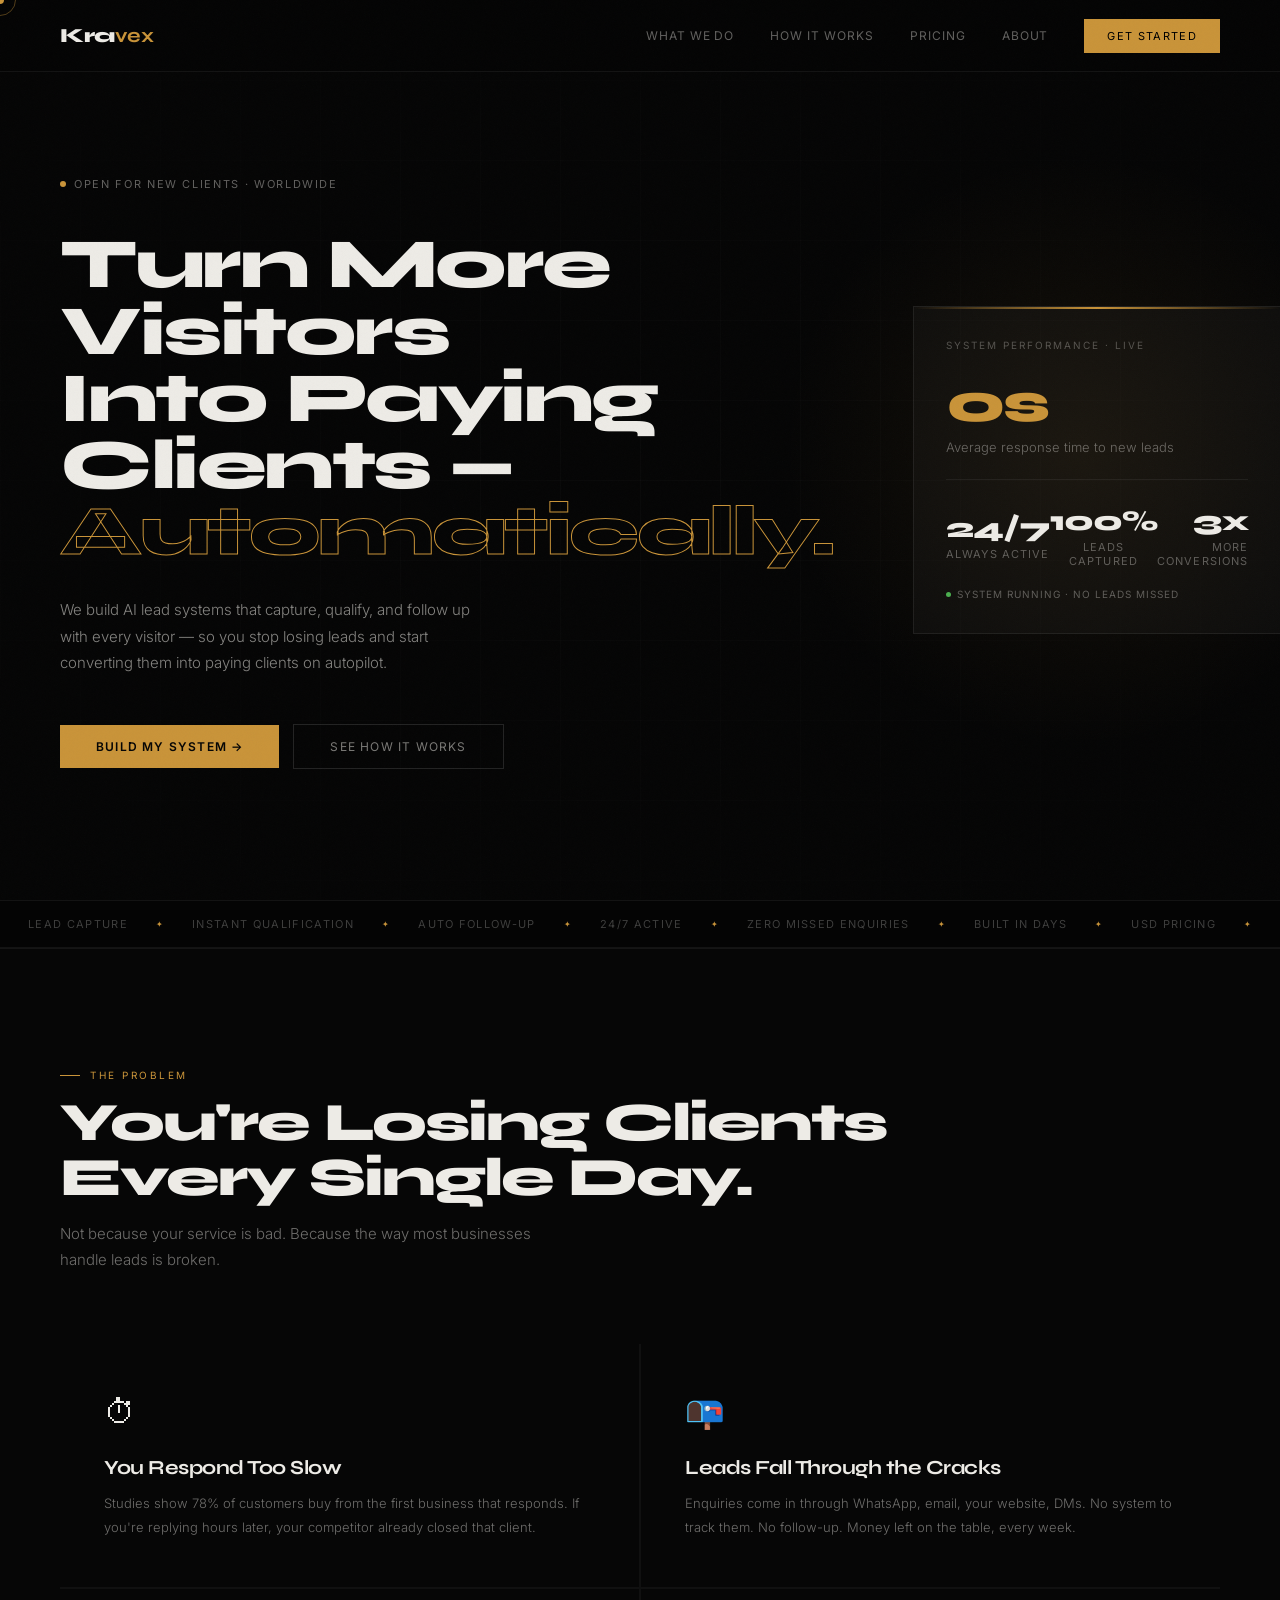
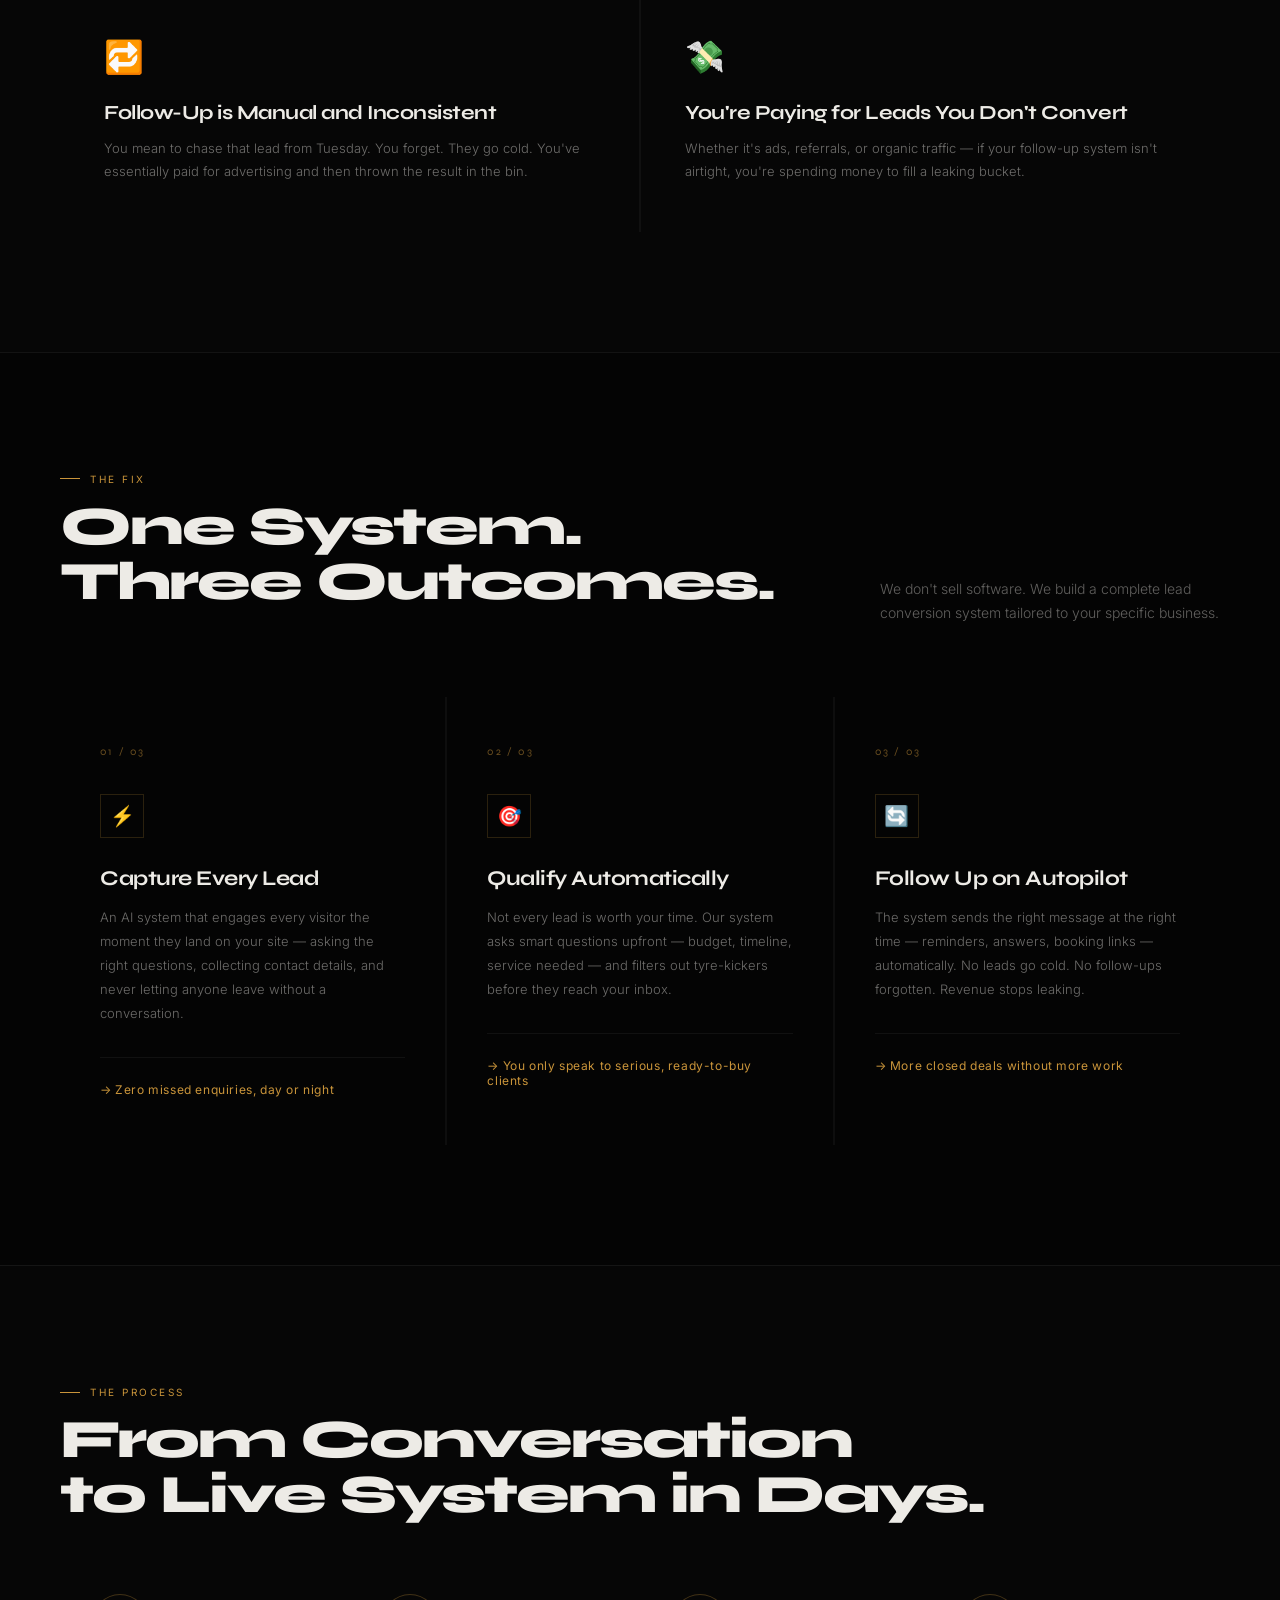
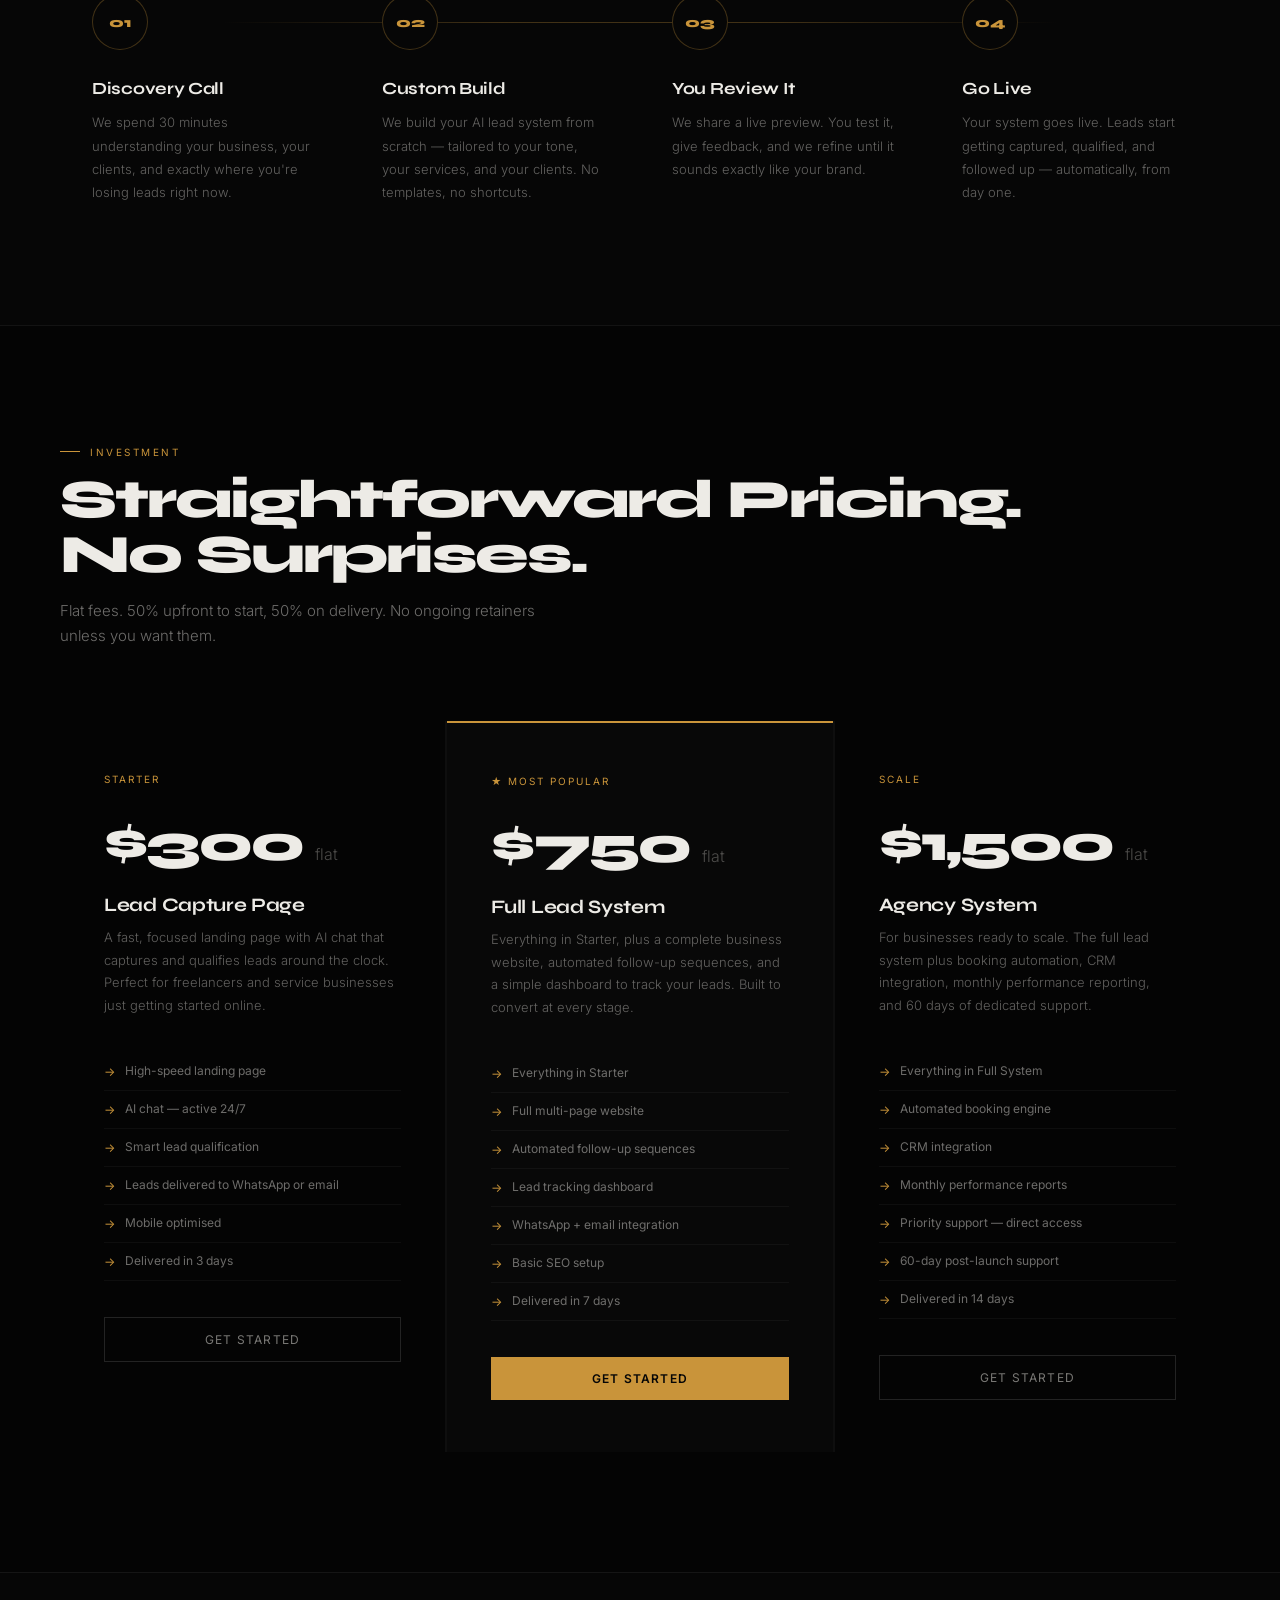
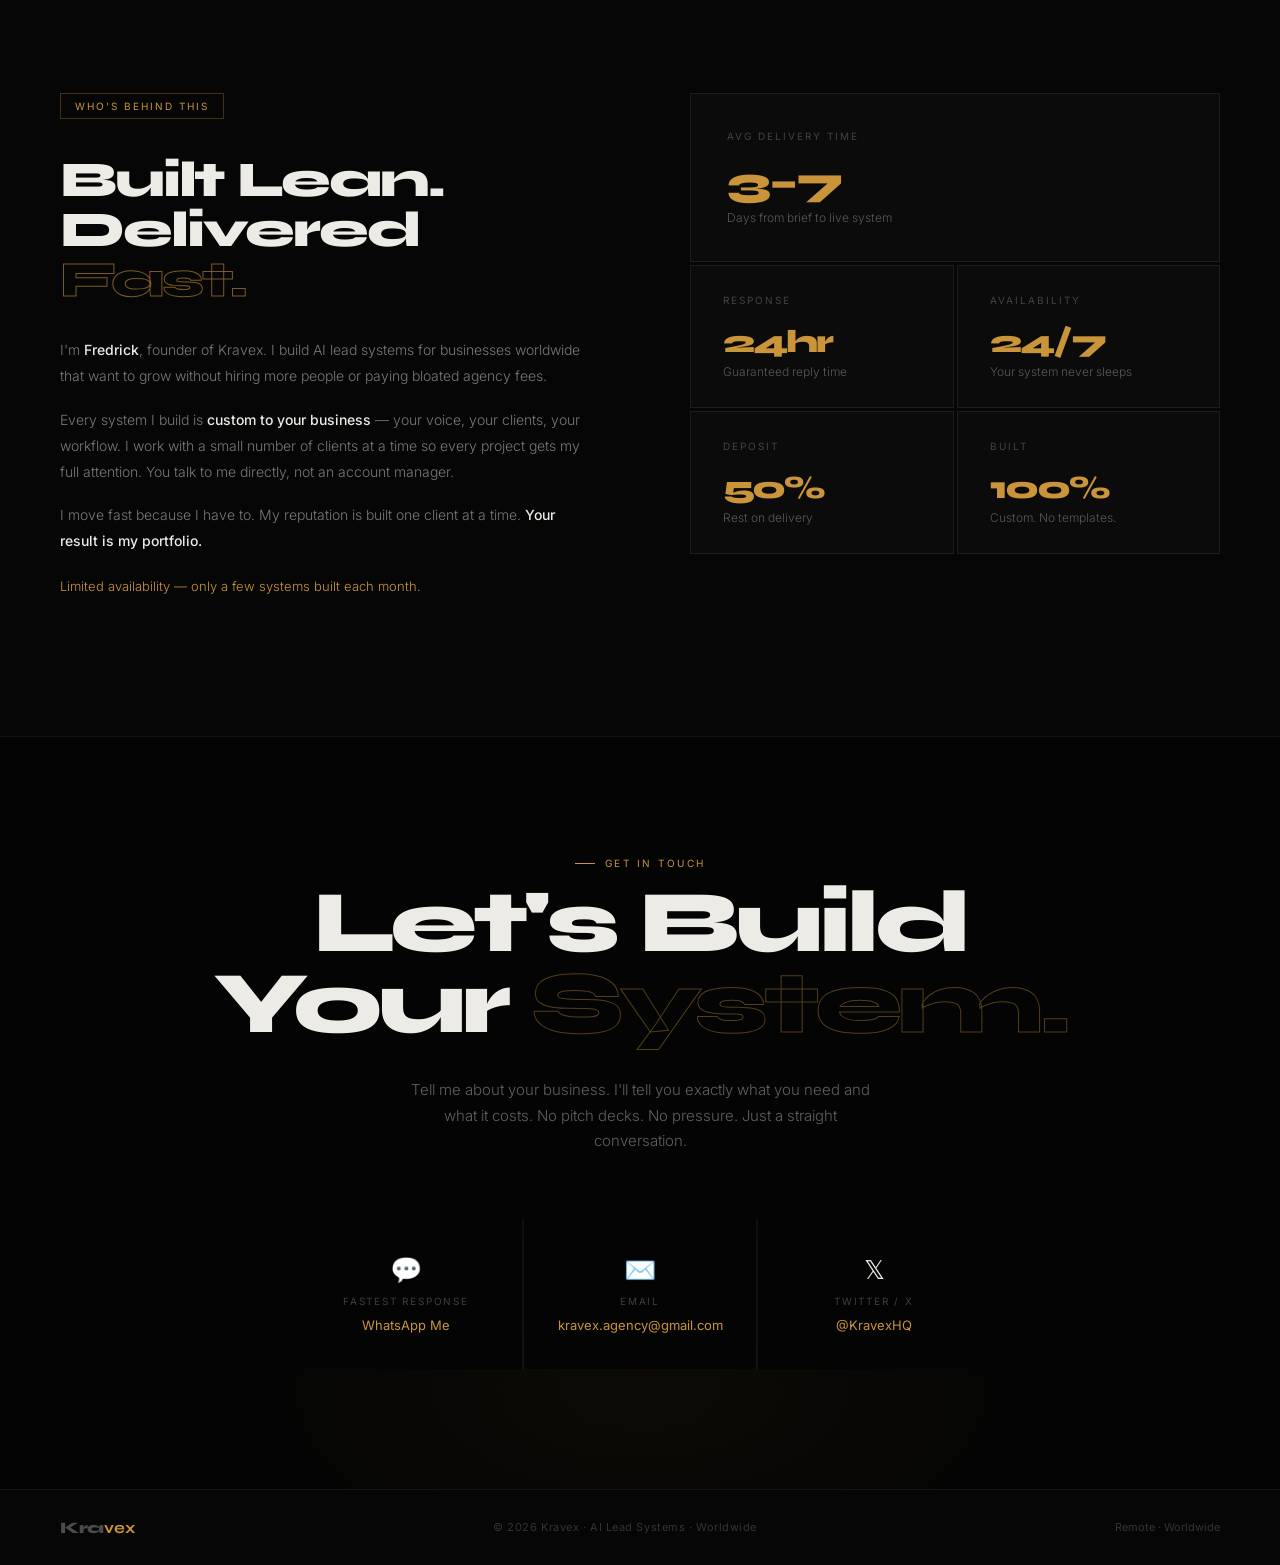
<file: kravex/index.html>
<!DOCTYPE html>
<html lang="en">
<head>
<meta charset="UTF-8">
<meta name="viewport" content="width=device-width, initial-scale=1.0">
<title>Kravex — AI Systems That Close</title>
<meta name="description" content="Kravex builds AI lead systems for businesses that are tired of losing clients to slow response times and missed follow-ups.">
<link rel="preconnect" href="https://fonts.googleapis.com">
<link href="https://fonts.googleapis.com/css2?family=Syne:wght@400;600;700;800&family=Inter:wght@300;400;500&display=swap" rel="stylesheet">
</head>
<body>
  
<style>

*,*::before,*::after{box-sizing:border-box;margin:0;padding:0}
html{scroll-behavior:smooth;font-size:16px}
body{background:#060606;color:#EDEBE6;font-family:'Inter',sans-serif;overflow-x:hidden;cursor:none;-webkit-font-smoothing:antialiased}

/* ── CURSOR ── */
#cur{position:fixed;width:8px;height:8px;background:#C9943A;border-radius:50%;pointer-events:none;z-index:9999;transform:translate(-50%,-50%);transition:width .15s,height .15s}
#cur-r{position:fixed;width:32px;height:32px;border:1px solid rgba(201,148,58,.4);border-radius:50%;pointer-events:none;z-index:9998;transform:translate(-50%,-50%);transition:width .3s,height .3s}
body:has(a:hover) #cur,body:has(button:hover) #cur{width:16px;height:16px}
body:has(a:hover) #cur-r,body:has(button:hover) #cur-r{width:48px;height:48px}

/* ── NOISE ── */
body::after{content:'';position:fixed;inset:0;background-image:url("data:image/svg+xml,%3Csvg xmlns='http://www.w3.org/2000/svg'%3E%3Cfilter id='n'%3E%3CfeTurbulence baseFrequency='.75' numOctaves='4' stitchTiles='stitch'/%3E%3C/filter%3E%3Crect width='100%25' height='100%25' filter='url(%23n)' opacity='.025'/%3E%3C/svg%3E");pointer-events:none;z-index:998}

/* ── NAV ── */
nav{position:fixed;top:0;left:0;right:0;z-index:100;display:flex;align-items:center;justify-content:space-between;padding:0 60px;height:72px;border-bottom:1px solid rgba(255,255,255,.06);background:rgba(6,6,6,.9);backdrop-filter:blur(24px)}
.nav-logo{font-family:'Syne',sans-serif;font-weight:800;font-size:20px;color:#EDEBE6;text-decoration:none;letter-spacing:-.5px}
.nav-logo b{color:#C9943A}
.nav-links{display:flex;align-items:center;gap:36px}
.nav-links a{font-size:12px;color:rgba(237,235,230,.4);text-decoration:none;letter-spacing:.08em;text-transform:uppercase;transition:color .2s}
.nav-links a:hover{color:#fff}
.nav-btn{
  padding:9px 22px;
  border:1px solid #C9943A;
  font-size:11px;
  background-color: #C9943A;
  letter-spacing:.12em;
  text-transform:uppercase;
  text-decoration:none;
  transition:all .2s;
  font-family:'Inter',sans-serif;
}
.nav-btn:hover{
  color:#ffffff;
  cursor: pointer;
  background-color: #543806;
  border: 1px solid #543806;
}

/* ── HERO ── */
.hero{min-height:100vh;display:grid;grid-template-columns:1fr 1fr;align-items:center;padding:120px 60px 80px;gap:80px;position:relative;overflow:hidden}
.hero-glow{position:absolute;width:600px;height:600px;background:radial-gradient(circle,rgba(201,148,58,.08) 0%,transparent 70%);right:-100px;top:50%;transform:translateY(-50%);pointer-events:none}
.hero-grid{position:absolute;inset:0;background-image:linear-gradient(rgba(255,255,255,.02) 1px,transparent 1px),linear-gradient(90deg,rgba(255,255,255,.02) 1px,transparent 1px);background-size:80px 80px;pointer-events:none;mask-image:radial-gradient(ellipse 80% 80% at 50% 50%,black,transparent)}

.hero-left{}
.hero-eyebrow{display:inline-flex;align-items:center;gap:8px;font-size:11px;letter-spacing:.15em;text-transform:uppercase;color:rgba(237,235,230,.4);margin-bottom:40px}
.hero-eyebrow-dot{width:6px;height:6px;background:#C9943A;border-radius:50%;animation:pulse 2s ease infinite}
@keyframes pulse{0%,100%{opacity:1;transform:scale(1)}50%{opacity:.5;transform:scale(.8)}}

.hero h1{font-family:'Syne',sans-serif;font-weight:800;font-size:clamp(44px,5.5vw,72px);line-height:.95;letter-spacing:-2.5px;margin-bottom:32px;opacity:0;animation:up .7s ease forwards .2s}
.hero h1 .outline{-webkit-text-stroke:1px #C9943A;color:transparent}
.hero-desc{font-size:15px;line-height:1.75;color:rgba(237,235,230,.55);max-width:440px;margin-bottom:48px;opacity:0;animation:up .7s ease forwards .4s;font-weight:300}
.hero-actions{display:flex;gap:14px;align-items:center;opacity:0;animation:up .7s ease forwards .55s}
.btn-gold{padding:14px 36px;background:#C9943A;color:#060606;font-size:12px;font-weight:600;letter-spacing:.1em;text-transform:uppercase;text-decoration:none;transition:all .2s;display:inline-block;border:none;cursor:none}
.btn-gold:hover{background:#E0AA50;transform:translateY(-1px)}
.btn-line{padding:14px 36px;border:1px solid rgba(255,255,255,.12);color:rgba(237,235,230,.5);font-size:12px;letter-spacing:.1em;text-transform:uppercase;text-decoration:none;transition:all .2s;display:inline-block}
.btn-line:hover{border-color:#C9943A;color:#C9943A}

.hero-right{position:relative;opacity:0;animation:up .8s ease forwards .6s}
.hero-card{background:rgba(255,255,255,.03);border:1px solid rgba(255,255,255,.07);padding:32px;position:relative;overflow:hidden}
.hero-card::before{content:'';position:absolute;top:0;left:0;right:0;height:2px;background:linear-gradient(90deg,transparent,#C9943A,transparent)}
.card-label{font-size:10px;letter-spacing:.2em;text-transform:uppercase;color:rgba(237,235,230,.3);margin-bottom:24px}
.card-metric{font-family:'Syne',sans-serif;font-size:56px;font-weight:800;color:#C9943A;letter-spacing:-3px;line-height:1}
.card-metric-label{font-size:13px;color:rgba(237,235,230,.4);margin-top:8px;font-weight:300}
.card-divider{height:1px;background:rgba(255,255,255,.06);margin:24px 0}
.card-row{display:flex;justify-content:space-between;align-items:center}
.card-stat-num{font-family:'Syne',sans-serif;font-size:28px;font-weight:800;color:#EDEBE6;letter-spacing:-1px}
.card-stat-label{font-size:11px;color:rgba(237,235,230,.35);text-transform:uppercase;letter-spacing:.1em;margin-top:2px}

/* Live indicator */
.live-badge{display:inline-flex;align-items:center;gap:6px;font-size:10px;letter-spacing:.1em;text-transform:uppercase;color:rgba(237,235,230,.35);margin-top:20px}
.live-dot{width:5px;height:5px;background:#4CAF50;border-radius:50%;animation:pulse 1.5s ease infinite}

/* ── TICKER ── */
.ticker{border-top:1px solid rgba(255,255,255,.06);border-bottom:1px solid rgba(255,255,255,.06);padding:16px 0;overflow:hidden;background:#040404}
.ticker-track{display:flex;animation:ticker 22s linear infinite;white-space:nowrap}
.ticker-item{display:flex;align-items:center;gap:28px;padding:0 28px;font-size:11px;letter-spacing:.12em;text-transform:uppercase;color:rgba(237,235,230,.25);flex-shrink:0}
.ticker-sep{color:#C9943A;font-size:8px}
@keyframes ticker{from{transform:translateX(0)}to{transform:translateX(-50%)}}

/* ── SECTIONS ── */
section{padding:120px 60px}
.sec-label{font-size:10px;letter-spacing:.25em;text-transform:uppercase;color:#C9943A;margin-bottom:14px;display:flex;align-items:center;gap:10px}
.sec-label::before{content:'';width:20px;height:1px;background:#C9943A}
.sec-title{font-family:'Syne',sans-serif;font-size:clamp(36px,4.5vw,54px);font-weight:800;letter-spacing:-2px;line-height:1.02;margin-bottom:16px}
.sec-sub{font-size:15px;color:rgba(237,235,230,.45);line-height:1.7;max-width:520px;font-weight:300}

/* ── PROBLEM ── */
.problem{border-top:1px solid rgba(255,255,255,.06)}
.problem-grid{display:grid;grid-template-columns:1fr 1fr;gap:2px;margin-top:72px;background:rgba(255,255,255,.04)}
.problem-item{background:#060606;padding:48px 44px;position:relative;overflow:hidden;transition:background .3s}
.problem-item:hover{background:#0a0a0a}
.problem-item::after{content:'';position:absolute;bottom:0;left:0;width:0;height:1px;background:#C9943A;transition:width .5s ease}
.problem-item:hover::after{width:100%}
.problem-icon{font-size:32px;margin-bottom:24px}
.problem-title{font-family:'Syne',sans-serif;font-size:20px;font-weight:700;margin-bottom:12px;letter-spacing:-.5px}
.problem-desc{font-size:13px;line-height:1.8;color:rgba(237,235,230,.45);font-weight:300}

/* ── SOLUTION ── */
.solution{border-top:1px solid rgba(255,255,255,.06);background:#040404}
.solution-header{display:flex;justify-content:space-between;align-items:flex-end;margin-bottom:72px;flex-wrap:wrap;gap:32px}
.solution-cards{display:grid;grid-template-columns:repeat(3,1fr);gap:2px;background:rgba(255,255,255,.04)}
.sol-card{background:#040404;padding:48px 40px;position:relative;overflow:hidden;transition:background .3s}
.sol-card:hover{background:#080808}
.sol-num{font-family:'Syne',sans-serif;font-size:11px;letter-spacing:.2em;color:rgba(201,148,58,.5);margin-bottom:36px}
.sol-icon{width:44px;height:44px;border:1px solid rgba(201,148,58,.2);display:flex;align-items:center;justify-content:center;margin-bottom:28px;font-size:20px}
.sol-title{font-family:'Syne',sans-serif;font-size:21px;font-weight:700;letter-spacing:-.5px;margin-bottom:14px}
.sol-desc{font-size:13px;line-height:1.85;color:rgba(237,235,230,.45);font-weight:300}
.sol-outcome{margin-top:32px;padding-top:24px;border-top:1px solid rgba(255,255,255,.05);font-size:12px;color:#C9943A;letter-spacing:.05em}

/* ── HOW ── */
.how{border-top:1px solid rgba(255,255,255,.06)}
.how-steps{display:grid;grid-template-columns:repeat(4,1fr);gap:0;margin-top:72px;position:relative}
.how-steps::before{content:'';position:absolute;top:28px;left:14%;right:14%;height:1px;background:linear-gradient(90deg,transparent,rgba(201,148,58,.3),rgba(201,148,58,.3),transparent);z-index:0}
.how-step{padding:0 32px;position:relative;z-index:1}
.how-step-num{width:56px;height:56px;border:1px solid rgba(201,148,58,.3);border-radius:50%;display:flex;align-items:center;justify-content:center;font-family:'Syne',sans-serif;font-size:14px;font-weight:800;color:#C9943A;margin-bottom:28px;background:#060606}
.how-step-title{font-family:'Syne',sans-serif;font-size:17px;font-weight:700;margin-bottom:12px;letter-spacing:-.3px}
.how-step-desc{font-size:13px;line-height:1.8;color:rgba(237,235,230,.4);font-weight:300}

/* ── PRICING ── */
.pricing{border-top:1px solid rgba(255,255,255,.06);background:#040404}
.pricing-grid{display:grid;grid-template-columns:repeat(3,1fr);gap:2px;margin-top:72px;background:rgba(255,255,255,.04)}
.p-card{background:#040404;padding:52px 44px;position:relative;transition:background .3s}
.p-card:hover{background:#080808}
.p-card.star{background:#080808;border-top:2px solid #C9943A}
.p-badge{font-size:10px;letter-spacing:.2em;text-transform:uppercase;color:#C9943A;margin-bottom:32px}
.p-price{font-family:'Syne',sans-serif;font-size:52px;font-weight:800;letter-spacing:-3px;line-height:1;margin-bottom:6px}
.p-per{font-size:16px;color:rgba(237,235,230,.3);font-weight:300;font-family:'Inter',sans-serif;letter-spacing:0}
.p-name{font-family:'Syne',sans-serif;font-size:19px;font-weight:700;margin:24px 0 10px;letter-spacing:-.3px}
.p-desc{font-size:13px;line-height:1.75;color:rgba(237,235,230,.4);margin-bottom:36px;font-weight:300}
.p-list{list-style:none}
.p-list li{font-size:12px;color:rgba(237,235,230,.45);padding:9px 0;border-bottom:1px solid rgba(255,255,255,.04);display:flex;align-items:flex-start;gap:10px;line-height:1.5}
.p-list li::before{content:'→';color:#C9943A;flex-shrink:0;margin-top:1px}
.p-cta{margin-top:36px}

/* ── ABOUT ── */
.about{border-top:1px solid rgba(255,255,255,.06);display:grid;grid-template-columns:1fr 1fr;gap:100px;align-items:start}
.about-tag{display:inline-block;border:1px solid rgba(201,148,58,.3);padding:6px 14px;font-size:10px;letter-spacing:.2em;text-transform:uppercase;color:#C9943A;margin-bottom:36px}
.about-headline{font-family:'Syne',sans-serif;font-size:clamp(36px,4vw,50px);font-weight:800;letter-spacing:-2px;line-height:1;margin-bottom:32px}
.about-headline span{-webkit-text-stroke:1px rgba(201,148,58,.6);color:transparent}
.about-body p{font-size:14px;line-height:1.85;color:rgba(237,235,230,.5);margin-bottom:18px;font-weight:300}
.about-body p strong{color:#EDEBE6;font-weight:500}
.about-body p.gold{color:#C9943A;font-size:13px;margin-top:8px}
.about-right{}
.trust-box{background:rgba(255,255,255,.02);border:1px solid rgba(255,255,255,.07);padding:36px;margin-bottom:3px}
.trust-box-label{font-size:10px;letter-spacing:.2em;text-transform:uppercase;color:rgba(237,235,230,.25);margin-bottom:20px}
.trust-metric{font-family:'Syne',sans-serif;font-size:42px;font-weight:800;color:#C9943A;letter-spacing:-2px;line-height:1}
.trust-metric-sub{font-size:12px;color:rgba(237,235,230,.35);margin-top:6px;font-weight:300}
.trust-grid{display:grid;grid-template-columns:1fr 1fr;gap:3px}
.trust-sm{background:rgba(255,255,255,.02);border:1px solid rgba(255,255,255,.07);padding:28px 32px}

/* ── CONTACT ── */
.contact{border-top:1px solid rgba(255,255,255,.06);text-align:center;background:#040404;position:relative;overflow:hidden}
.contact-glow{position:absolute;width:800px;height:400px;background:radial-gradient(ellipse,rgba(201,148,58,.05) 0%,transparent 70%);bottom:-100px;left:50%;transform:translateX(-50%);pointer-events:none}
.contact h2{font-family:'Syne',sans-serif;font-size:clamp(48px,7vw,88px);font-weight:800;letter-spacing:-4px;line-height:.92;margin-bottom:32px;position:relative}
.contact h2 span{-webkit-text-stroke:1px rgba(201,148,58,.4);color:transparent}
.contact-sub{font-size:15px;color:rgba(237,235,230,.4);max-width:480px;margin:0 auto 64px;line-height:1.7;font-weight:300;position:relative}
.contact-cards{display:grid;grid-template-columns:repeat(3,1fr);gap:2px;max-width:700px;margin:0 auto;background:rgba(255,255,255,.04);position:relative}
.c-card{background:#040404;padding:36px 32px;text-decoration:none;color:#EDEBE6;transition:background .25s;display:flex;flex-direction:column;align-items:center;gap:10px}
.c-card:hover{background:#080808}
.c-icon{font-size:26px}
.c-label{font-size:10px;letter-spacing:.18em;text-transform:uppercase;color:rgba(237,235,230,.25)}
.c-val{font-size:13px;color:#C9943A;font-weight:400}

/* ── FOOTER ── */
footer{padding:28px 60px;border-top:1px solid rgba(255,255,255,.06);display:flex;justify-content:space-between;align-items:center}
.footer-logo{font-family:'Syne',sans-serif;font-weight:800;font-size:16px;color:rgba(237,235,230,.3);letter-spacing:-.3px}
.footer-logo b{color:#C9943A}
.footer-copy{font-size:11px;color:rgba(237,235,230,.2);letter-spacing:.05em}
.footer-right{font-size:11px;color:rgba(237,235,230,.2)}

/* ── UTILS ── */
@keyframes up{from{opacity:0;transform:translateY(20px)}to{opacity:1;transform:translateY(0)}}
.reveal{opacity:0;transform:translateY(18px);transition:opacity .6s ease,transform .6s ease}
.reveal.in{opacity:1;transform:translateY(0)}

/* ── RESPONSIVE ── */
@media(max-width:1024px){
  nav{padding:0 32px}
  .hero{grid-template-columns:1fr;padding:100px 32px 60px;gap:60px}
  .hero-right{display:none}
  section{padding:80px 32px}
  .problem-grid,.solution-cards,.pricing-grid,.trust-grid{grid-template-columns:1fr}
  .how-steps{grid-template-columns:1fr 1fr;gap:40px}
  .how-steps::before{display:none}
  .about{grid-template-columns:1fr;gap:60px;padding:80px 32px}
  .contact-cards{grid-template-columns:1fr}
  footer{flex-direction:column;gap:16px;text-align:center;padding:24px 32px}
  .nav-links{display:none}
}
  
</style>
<div id="cur"></div>
<div id="cur-r"></div>

<!-- NAV -->
<nav>
  <a href="#" class="nav-logo">Kra<b>vex</b></a>
  <div class="nav-links">
    <a href="#solution">What We Do</a>
    <a href="#how">How It Works</a>
    <a href="#pricing">Pricing</a>
    <a href="#about">About</a>
    <button class="nav-btn">Get Started</button>
  </div>
</nav>

<!-- HERO -->
<section class="hero">
  <div class="hero-glow"></div>
  <div class="hero-grid"></div>

  <div class="hero-left">
    <div class="hero-eyebrow">
      <div class="hero-eyebrow-dot"></div>
      Open for new clients · Worldwide
    </div>

   <h1>
  Turn More Visitors<br>
  Into Paying Clients —<br>
  <span class="outline">Automatically.</span>
</h1>

 <p class="hero-desc">
  We build AI lead systems that capture, qualify, and follow up with every visitor — 
  so you stop losing leads and start converting them into paying clients on autopilot.
</p>
    <div class="hero-actions">
      <a href="#contact" class="btn-gold">Build My System →</a>
      <a href="#how" class="btn-line">See How It Works</a>
    </div>
  </div>

  <div class="hero-right">
    <div class="hero-card">
      <div class="card-label">System Performance · Live</div>
      <div class="card-metric">0s</div>
      <div class="card-metric-label">Average response time to new leads</div>
      <div class="card-divider"></div>
      <div class="card-row">
        <div>
          <div class="card-stat-num">24/7</div>
          <div class="card-stat-label">Always Active</div>
        </div>
        <div style="text-align:center">
          <div class="card-stat-num">100%</div>
          <div class="card-stat-label">Leads Captured</div>
        </div>
        <div style="text-align:right">
          <div class="card-stat-num">3x</div>
          <div class="card-stat-label">More Conversions</div>
        </div>
      </div>
      <div class="live-badge">
        <div class="live-dot"></div>
        System running · No leads missed
      </div>
    </div>
  </div>
</section>

<!-- TICKER -->
<div class="ticker">
  <div class="ticker-track">
    <div class="ticker-item">Lead Capture <span class="ticker-sep">✦</span> Instant Qualification <span class="ticker-sep">✦</span> Auto Follow-Up <span class="ticker-sep">✦</span> 24/7 Active <span class="ticker-sep">✦</span> Zero Missed Enquiries <span class="ticker-sep">✦</span> Built in Days <span class="ticker-sep">✦</span> USD Pricing <span class="ticker-sep">✦</span> No Bloated Agencies <span class="ticker-sep">✦</span> Real Results <span class="ticker-sep">✦</span> Worldwide Clients <span class="ticker-sep">✦</span></div>
    <div class="ticker-item">Lead Capture <span class="ticker-sep">✦</span> Instant Qualification <span class="ticker-sep">✦</span> Auto Follow-Up <span class="ticker-sep">✦</span> 24/7 Active <span class="ticker-sep">✦</span> Zero Missed Enquiries <span class="ticker-sep">✦</span> Built in Days <span class="ticker-sep">✦</span> USD Pricing <span class="ticker-sep">✦</span> No Bloated Agencies <span class="ticker-sep">✦</span> Real Results <span class="ticker-sep">✦</span> Worldwide Clients <span class="ticker-sep">✦</span></div>
  </div>
</div>

<!-- PROBLEM -->
<section class="problem" id="problem">
  <div class="sec-label">The Problem</div>
  <h2 class="sec-title">You're Losing Clients<br>Every Single Day.</h2>
  <p class="sec-sub">Not because your service is bad. Because the way most businesses handle leads is broken.</p>

  <div class="problem-grid reveal">
    <div class="problem-item">
      <div class="problem-icon">⏱</div>
      <div class="problem-title">You Respond Too Slow</div>
      <p class="problem-desc">Studies show 78% of customers buy from the first business that responds. If you're replying hours later, your competitor already closed that client.</p>
    </div>
    <div class="problem-item">
      <div class="problem-icon">📭</div>
      <div class="problem-title">Leads Fall Through the Cracks</div>
      <p class="problem-desc">Enquiries come in through WhatsApp, email, your website, DMs. No system to track them. No follow-up. Money left on the table, every week.</p>
    </div>
    <div class="problem-item">
      <div class="problem-icon">🔁</div>
      <div class="problem-title">Follow-Up is Manual and Inconsistent</div>
      <p class="problem-desc">You mean to chase that lead from Tuesday. You forget. They go cold. You've essentially paid for advertising and then thrown the result in the bin.</p>
    </div>
    <div class="problem-item">
      <div class="problem-icon">💸</div>
      <div class="problem-title">You're Paying for Leads You Don't Convert</div>
      <p class="problem-desc">Whether it's ads, referrals, or organic traffic — if your follow-up system isn't airtight, you're spending money to fill a leaking bucket.</p>
    </div>
  </div>
</section>

<!-- SOLUTION -->
<section class="solution" id="solution">
  <div class="solution-header">
    <div>
      <div class="sec-label">The Fix</div>
      <h2 class="sec-title">One System.<br>Three Outcomes.</h2>
    </div>
    <p style="font-size:14px;color:rgba(237,235,230,.4);max-width:340px;line-height:1.7;font-weight:300">We don't sell software. We build a complete lead conversion system tailored to your specific business.</p>
  </div>

  <div class="solution-cards reveal">
    <div class="sol-card">
      <div class="sol-num">01 / 03</div>
      <div class="sol-icon">⚡</div>
      <div class="sol-title">Capture Every Lead</div>
      <p class="sol-desc">An AI system that engages every visitor the moment they land on your site — asking the right questions, collecting contact details, and never letting anyone leave without a conversation.</p>
      <div class="sol-outcome">→ Zero missed enquiries, day or night</div>
    </div>
    <div class="sol-card">
      <div class="sol-num">02 / 03</div>
      <div class="sol-icon">🎯</div>
      <div class="sol-title">Qualify Automatically</div>
      <p class="sol-desc">Not every lead is worth your time. Our system asks smart questions upfront — budget, timeline, service needed — and filters out tyre-kickers before they reach your inbox.</p>
      <div class="sol-outcome">→ You only speak to serious, ready-to-buy clients</div>
    </div>
    <div class="sol-card">
      <div class="sol-num">03 / 03</div>
      <div class="sol-icon">🔄</div>
      <div class="sol-title">Follow Up on Autopilot</div>
      <p class="sol-desc">The system sends the right message at the right time — reminders, answers, booking links — automatically. No leads go cold. No follow-ups forgotten. Revenue stops leaking.</p>
      <div class="sol-outcome">→ More closed deals without more work</div>
    </div>
  </div>
</section>

<!-- HOW IT WORKS -->
<section class="how" id="how">
  <div class="sec-label">The Process</div>
  <h2 class="sec-title">From Conversation<br>to Live System in Days.</h2>

  <div class="how-steps reveal">
    <div class="how-step">
      <div class="how-step-num">01</div>
      <div class="how-step-title">Discovery Call</div>
      <p class="how-step-desc">We spend 30 minutes understanding your business, your clients, and exactly where you're losing leads right now.</p>
    </div>
    <div class="how-step">
      <div class="how-step-num">02</div>
      <div class="how-step-title">Custom Build</div>
      <p class="how-step-desc">We build your AI lead system from scratch — tailored to your tone, your services, and your clients. No templates, no shortcuts.</p>
    </div>
    <div class="how-step">
      <div class="how-step-num">03</div>
      <div class="how-step-title">You Review It</div>
      <p class="how-step-desc">We share a live preview. You test it, give feedback, and we refine until it sounds exactly like your brand.</p>
    </div>
    <div class="how-step">
      <div class="how-step-num">04</div>
      <div class="how-step-title">Go Live</div>
      <p class="how-step-desc">Your system goes live. Leads start getting captured, qualified, and followed up — automatically, from day one.</p>
    </div>
  </div>
</section>

<!-- PRICING -->
<section class="pricing" id="pricing">
  <div class="sec-label">Investment</div>
  <h2 class="sec-title">Straightforward Pricing.<br>No Surprises.</h2>
  <p class="sec-sub">Flat fees. 50% upfront to start, 50% on delivery. No ongoing retainers unless you want them.</p>

  <div class="pricing-grid reveal">
    <div class="p-card">
      <div class="p-badge">Starter</div>
      <div class="p-price">$300 <span class="p-per">flat</span></div>
      <div class="p-name">Lead Capture Page</div>
      <p class="p-desc">A fast, focused landing page with AI chat that captures and qualifies leads around the clock. Perfect for freelancers and service businesses just getting started online.</p>
      <ul class="p-list">
        <li>High-speed landing page</li>
        <li>AI chat — active 24/7</li>
        <li>Smart lead qualification</li>
        <li>Leads delivered to WhatsApp or email</li>
        <li>Mobile optimised</li>
        <li>Delivered in 3 days</li>
      </ul>
      <div class="p-cta"><a href="#contact" class="btn-line" style="display:block;text-align:center">Get Started</a></div>
    </div>

    <div class="p-card star">
      <div class="p-badge">★ Most Popular</div>
      <div class="p-price">$750 <span class="p-per">flat</span></div>
      <div class="p-name">Full Lead System</div>
      <p class="p-desc">Everything in Starter, plus a complete business website, automated follow-up sequences, and a simple dashboard to track your leads. Built to convert at every stage.</p>
      <ul class="p-list">
        <li>Everything in Starter</li>
        <li>Full multi-page website</li>
        <li>Automated follow-up sequences</li>
        <li>Lead tracking dashboard</li>
        <li>WhatsApp + email integration</li>
        <li>Basic SEO setup</li>
        <li>Delivered in 7 days</li>
      </ul>
      <div class="p-cta"><a href="#contact" class="btn-gold" style="display:block;text-align:center">Get Started</a></div>
    </div>

    <div class="p-card">
      <div class="p-badge">Scale</div>
      <div class="p-price">$1,500 <span class="p-per">flat</span></div>
      <div class="p-name">Agency System</div>
      <p class="p-desc">For businesses ready to scale. The full lead system plus booking automation, CRM integration, monthly performance reporting, and 60 days of dedicated support.</p>
      <ul class="p-list">
        <li>Everything in Full System</li>
        <li>Automated booking engine</li>
        <li>CRM integration</li>
        <li>Monthly performance reports</li>
        <li>Priority support — direct access</li>
        <li>60-day post-launch support</li>
        <li>Delivered in 14 days</li>
      </ul>
      <div class="p-cta"><a href="#contact" class="btn-line" style="display:block;text-align:center">Get Started</a></div>
    </div>
  </div>
</section>

<!-- ABOUT -->
<section class="about" id="about">
  <div class="about-body">
    <div class="about-tag">Who's Behind This</div>
    <h2 class="about-headline">
      Built Lean.<br>
      Delivered <span>Fast.</span>
    </h2>
    <p>I'm <strong>Fredrick</strong>, founder of Kravex. I build AI lead systems for businesses worldwide that want to grow without hiring more people or paying bloated agency fees.</p>
    <p>Every system I build is <strong>custom to your business</strong> — your voice, your clients, your workflow. I work with a small number of clients at a time so every project gets my full attention. You talk to me directly, not an account manager.</p>
    <p>I move fast because I have to. My reputation is built one client at a time. <strong>Your result is my portfolio.</strong></p>
    <p class="gold" style="margin-top:20px;">
  Limited availability — only a few systems built each month.
</p>
  </div>

  <div class="about-right reveal">
    <div class="trust-box">
      <div class="trust-box-label">Avg Delivery Time</div>
      <div class="trust-metric">3–7</div>
      <div class="trust-metric-sub">Days from brief to live system</div>
    </div>
    <div class="trust-grid">
      <div class="trust-sm">
        <div class="trust-box-label">Response</div>
        <div class="trust-metric" style="font-size:32px">24hr</div>
        <div class="trust-metric-sub">Guaranteed reply time</div>
      </div>
      <div class="trust-sm">
        <div class="trust-box-label">Availability</div>
        <div class="trust-metric" style="font-size:32px">24/7</div>
        <div class="trust-metric-sub">Your system never sleeps</div>
      </div>
      <div class="trust-sm">
        <div class="trust-box-label">Deposit</div>
        <div class="trust-metric" style="font-size:32px">50%</div>
        <div class="trust-metric-sub">Rest on delivery</div>
      </div>
      <div class="trust-sm">
        <div class="trust-box-label">Built</div>
        <div class="trust-metric" style="font-size:32px">100%</div>
        <div class="trust-metric-sub">Custom. No templates.</div>
      </div>
    </div>
  </div>
</section>

<!-- CONTACT -->
<section class="contact" id="contact">
  <div class="contact-glow"></div>
  <div class="sec-label" style="justify-content:center">Get In Touch</div>
  <h2>
    Let's Build<br>
    Your <span>System.</span>
  </h2>
  <p class="contact-sub">
    Tell me about your business. I'll tell you exactly what you need and what it costs. 
    No pitch decks. No pressure. Just a straight conversation.
  </p>

  <div class="contact-cards reveal">
    <a href="https://wa.me/2348146888691" class="c-card">
      <div class="c-icon">💬</div>
      <div class="c-label">Fastest Response</div>
      <div class="c-val">WhatsApp Me</div>
    </a>
    <a href="mailto:fredrickworlu1000@gmail.com" class="c-card">
      <div class="c-icon">✉️</div>
      <div class="c-label">Email</div>
      <div class="c-val">kravex.agency@gmail.com</div>
    </a>
    <a href="https://twitter.com/Freddy58791" class="c-card">
      <div class="c-icon">𝕏</div>
      <div class="c-label">Twitter / X</div>
      <div class="c-val">@KravexHQ</div>
    </a>
  </div>
</section>

<!-- FOOTER -->
<footer>
  <div class="footer-logo">Kra<b>vex</b></div>
  <div class="footer-copy">© 2026 Kravex · AI Lead Systems · Worldwide</div>
  <div class="footer-right">Remote · Worldwide</div>
</footer>

<script>
// Cursor
const cur=document.getElementById('cur'),ring=document.getElementById('cur-r');
let mx=0,my=0,rx=0,ry=0;
document.addEventListener('mousemove',e=>{
  mx=e.clientX;my=e.clientY;
  cur.style.left=mx+'px';cur.style.top=my+'px';
});
(function loop(){rx+=(mx-rx)*.1;ry+=(my-ry)*.1;ring.style.left=rx+'px';ring.style.top=ry+'px';requestAnimationFrame(loop)})();

// Reveal on scroll
const obs=new IntersectionObserver(entries=>{
  entries.forEach(e=>{if(e.isIntersecting)e.target.classList.add('in')});
},{threshold:.08});
document.querySelectorAll('.reveal').forEach(el=>obs.observe(el));

// Stagger children of reveal elements
document.querySelectorAll('.problem-grid .problem-item, .solution-cards .sol-card, .pricing-grid .p-card, .how-steps .how-step, .trust-grid .trust-sm, .contact-cards .c-card').forEach((el,i)=>{
  el.style.transitionDelay=`${i*80}ms`;
  el.classList.add('reveal');
  obs.observe(el);
});
</script>
</body>
</html>
</file>
